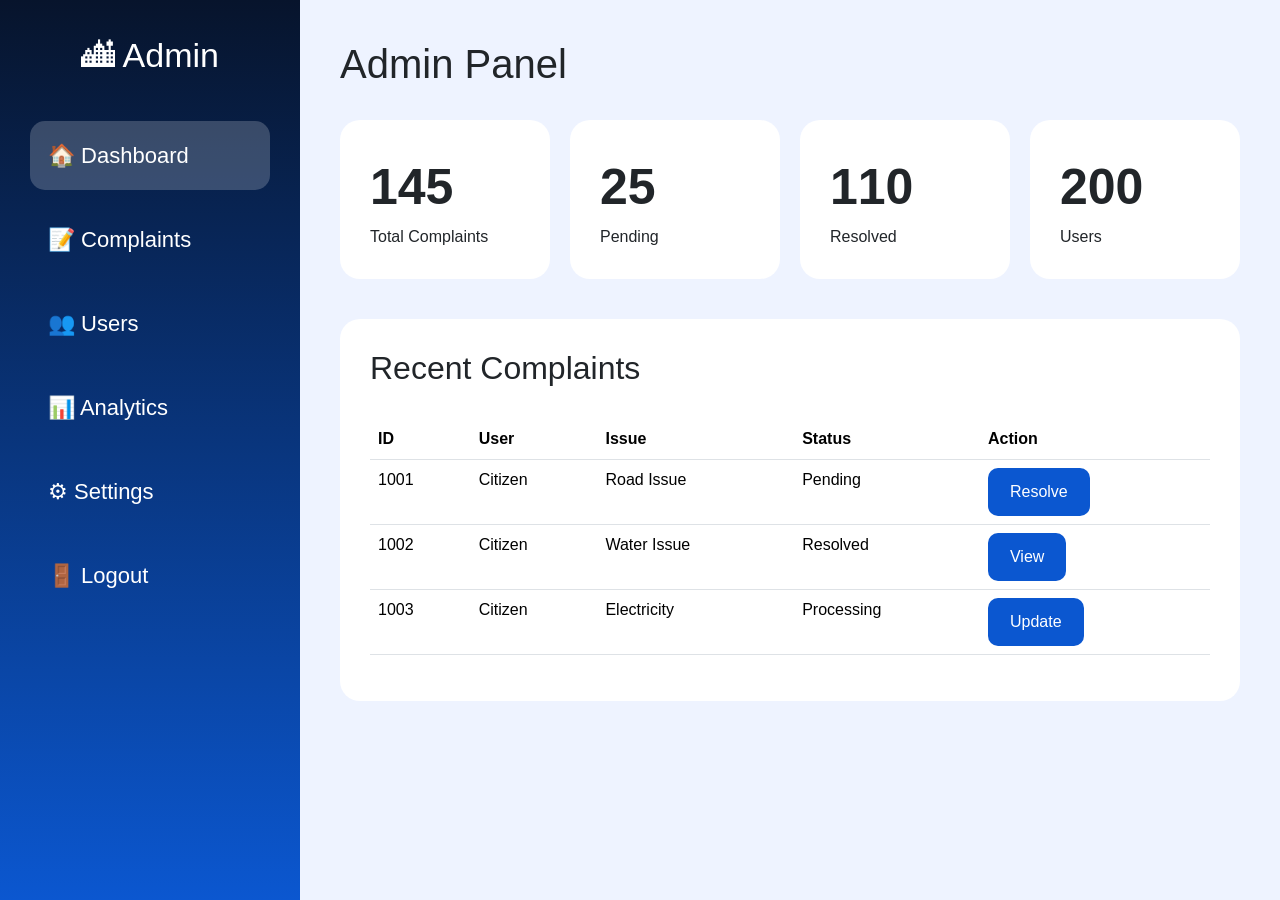
<file: SmartCivicConnect/templates/admin.html>
<!DOCTYPE html>
<html>

<head>

<meta charset="UTF-8">

<meta
name="viewport"
content="width=device-width,initial-scale=1">

<title>

Admin Dashboard

</title>


<link
href="https://cdn.jsdelivr.net/npm/bootstrap@5.3.7/dist/css/bootstrap.min.css"
rel="stylesheet">


<style>

*{
margin:0;
padding:0;
box-sizing:border-box;
font-family:Arial;
}

body{

background:#eef3ff;

}



/* SIDEBAR */

.sidebar{

position:fixed;

left:0;

top:0;

width:300px;

height:100vh;

background:

linear-gradient(
180deg,
#07142c,
#0B57D0
);

padding:30px;

color:white;

}



.logo{

font-size:34px;

text-align:center;

margin-bottom:40px;

}



.menu{

display:flex;

flex-direction:column;

gap:15px;

}



.item{

padding:18px;

border-radius:15px;

font-size:22px;

cursor:pointer;

}



.item:hover{

background:

rgba(
255,
255,
255,
0.12
);

}



.active{

background:

rgba(
255,
255,
255,
0.2
);

}



/* CONTENT */

.content{

margin-left:300px;

padding:40px;

}



.cards{

display:grid;

grid-template-columns:
repeat(
4,
1fr
);

gap:20px;

}



.card1{

background:white;

padding:30px;

border-radius:20px;

}



.number{

font-size:50px;

font-weight:bold;

}



.table-box{

margin-top:40px;

background:white;

padding:30px;

border-radius:20px;

}



.btn1{

padding:12px 22px;

background:#0B57D0;

color:white;

border:none;

border-radius:10px;

}



@media(max-width:900px){

.sidebar{

position:relative;

width:100%;

height:auto;

}

.content{

margin-left:0;

}

.cards{

grid-template-columns:1fr;

}

}

</style>

</head>



<body>



<div class="sidebar">

<div class="logo">

🏙 Admin

</div>



<div class="menu">

<div class="item active">

🏠 Dashboard

</div>


<div class="item">

📝 Complaints

</div>


<div class="item">

👥 Users

</div>


<div class="item">

📊 Analytics

</div>


<div class="item">

⚙ Settings

</div>


<div class="item">

🚪 Logout

</div>


</div>

</div>




<div class="content">


<h1>

Admin Panel

</h1>


<br>



<div class="cards">


<div class="card1">

<div class="number">

145

</div>

Total Complaints

</div>



<div class="card1">

<div class="number">

25

</div>

Pending

</div>



<div class="card1">

<div class="number">

110

</div>

Resolved

</div>



<div class="card1">

<div class="number">

200

</div>

Users

</div>


</div>





<div class="table-box">

<h2>

Recent Complaints

</h2>


<br>


<table
class="table">


<tr>

<th>ID</th>

<th>User</th>

<th>Issue</th>

<th>Status</th>

<th>Action</th>

</tr>



<tr>

<td>1001</td>

<td>Citizen</td>

<td>Road Issue</td>

<td>Pending</td>

<td>

<button class="btn1">

Resolve

</button>

</td>

</tr>



<tr>

<td>1002</td>

<td>Citizen</td>

<td>Water Issue</td>

<td>Resolved</td>

<td>

<button class="btn1">

View

</button>

</td>

</tr>



<tr>

<td>1003</td>

<td>Citizen</td>

<td>Electricity</td>

<td>Processing</td>

<td>

<button class="btn1">

Update

</button>

</td>

</tr>


</table>


</div>



</div>

</body>

</html>
</file>
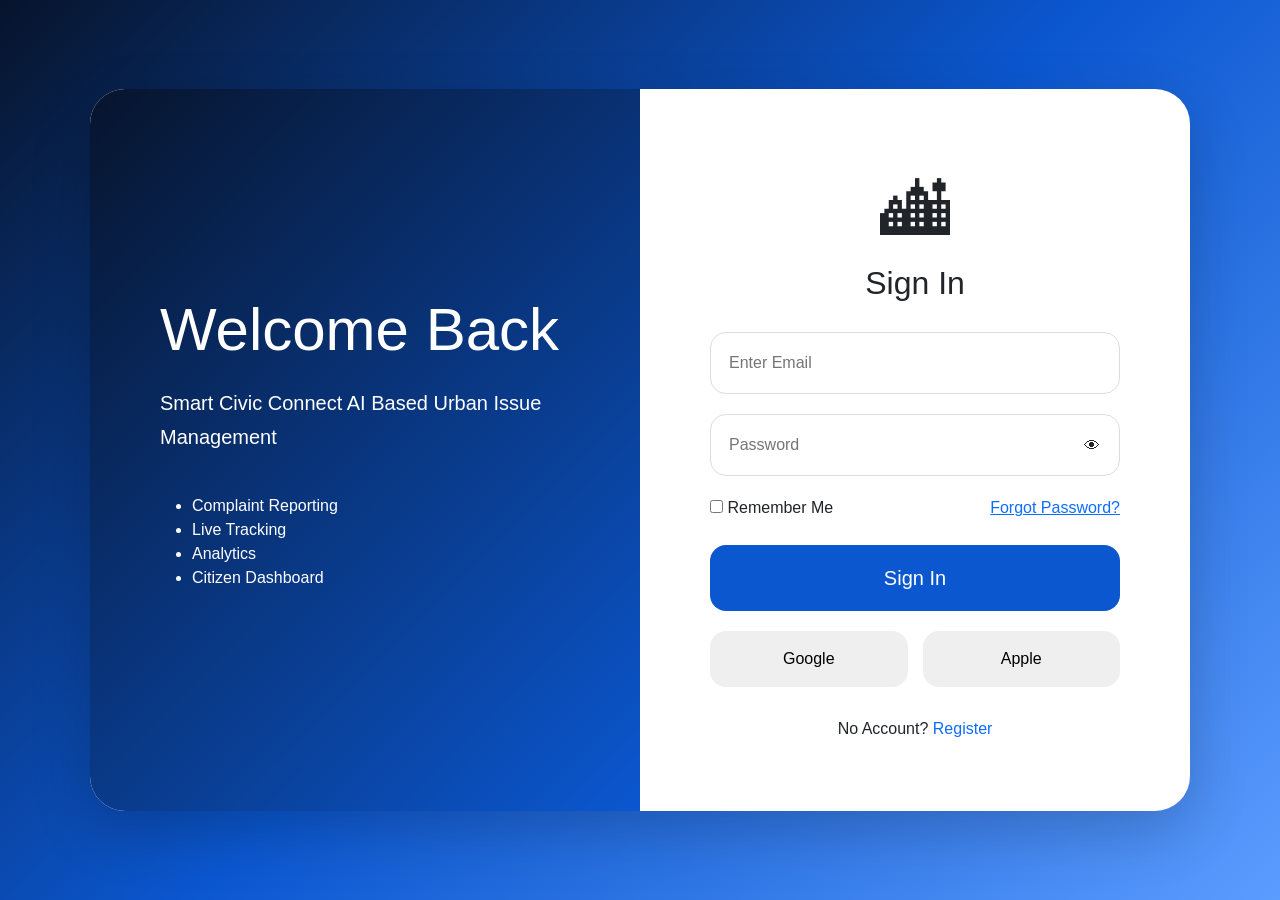
<file: SmartCivicConnect/templates/login.html>
<!DOCTYPE html>
<html lang="en">

<head>

<meta charset="UTF-8">

<meta
name="viewport"
content="width=device-width, initial-scale=1.0">

<title>
Smart Civic Connect | Login
</title>


<link
href="https://cdn.jsdelivr.net/npm/bootstrap@5.3.7/dist/css/bootstrap.min.css"
rel="stylesheet">


<link
href="https://cdnjs.cloudflare.com/ajax/libs/font-awesome/6.5.2/css/all.min.css"
rel="stylesheet">


<style>

*{
margin:0;
padding:0;
box-sizing:border-box;
font-family:Arial;
}

body{

min-height:100vh;

display:flex;

justify-content:center;

align-items:center;

background:

linear-gradient(
135deg,
#07142c,
#0B57D0,
#5B9CFF
);

padding:30px;

}


.container-box{

width:1100px;

background:white;

border-radius:35px;

overflow:hidden;

display:flex;

box-shadow:
0 20px 60px rgba(
0,
0,
0,
0.2
);

}



.left{

flex:1;

padding:70px;

background:

linear-gradient(
135deg,
#07142c,
#0B57D0
);

color:white;

display:flex;

flex-direction:column;

justify-content:center;

}



.left h1{

font-size:60px;

margin-bottom:20px;

}



.left p{

font-size:20px;

line-height:1.7;

}



.right{

flex:1;

padding:70px;

}



.logo{

text-align:center;

font-size:70px;

}



.title{

text-align:center;

margin-bottom:30px;

}



.input-box{

margin-bottom:20px;

position:relative;

}



.input-box input{

width:100%;

padding:18px;

border-radius:16px;

border:1px solid #ddd;

}



.eye{

position:absolute;

right:20px;

top:20px;

cursor:pointer;

}



.row1{

display:flex;

justify-content:space-between;

margin-bottom:25px;

}



.btn-login{

width:100%;

padding:18px;

border:none;

border-radius:16px;

background:#0B57D0;

color:white;

font-size:20px;

}



.social{

display:grid;

grid-template-columns:1fr 1fr;

gap:15px;

margin-top:20px;

}



.social button{

padding:16px;

border:none;

border-radius:16px;

}



.footer{

margin-top:30px;

text-align:center;

}



.footer a{

text-decoration:none;

}



@media(max-width:900px){

.container-box{

flex-direction:column;

}

.left{

padding:40px;

}

.right{

padding:40px;

}

.left h1{

font-size:40px;

}

}

</style>

</head>


<body>


<div class="container-box">


<div class="left">

<h1>

Welcome Back

</h1>

<p>

Smart Civic Connect

AI Based Urban Issue Management

</p>

<br>

<ul>

<li>Complaint Reporting</li>

<li>Live Tracking</li>

<li>Analytics</li>

<li>Citizen Dashboard</li>

</ul>

</div>





<div class="right">


<div class="logo">

🏙

</div>


<h2 class="title">

Sign In

</h2>



<form>


<div class="input-box">

<input
type="email"

placeholder="Enter Email"

required>

</div>




<div class="input-box">

<input
id="pass"

type="password"

placeholder="Password"

required>


<span
class="eye"

onclick="togglePass()">

👁

</span>

</div>




<div class="row1">

<label>

<input
type="checkbox">

Remember Me

</label>


<a href="#">

Forgot Password?

</a>


</div>




<button
class="btn-login">

Sign In

</button>




<div class="social">


<button>

Google

</button>


<button>

Apple

</button>


</div>




<div class="footer">

No Account?

<a
href="/register">

Register

</a>

</div>


</form>


</div>


</div>



<script>

function togglePass(){

let x=

document
.getElementById(
"pass"
)

if(

x.type==="password"

)

x.type="text"

else

x.type="password"

}

</script>

</body>

</html>
</file>
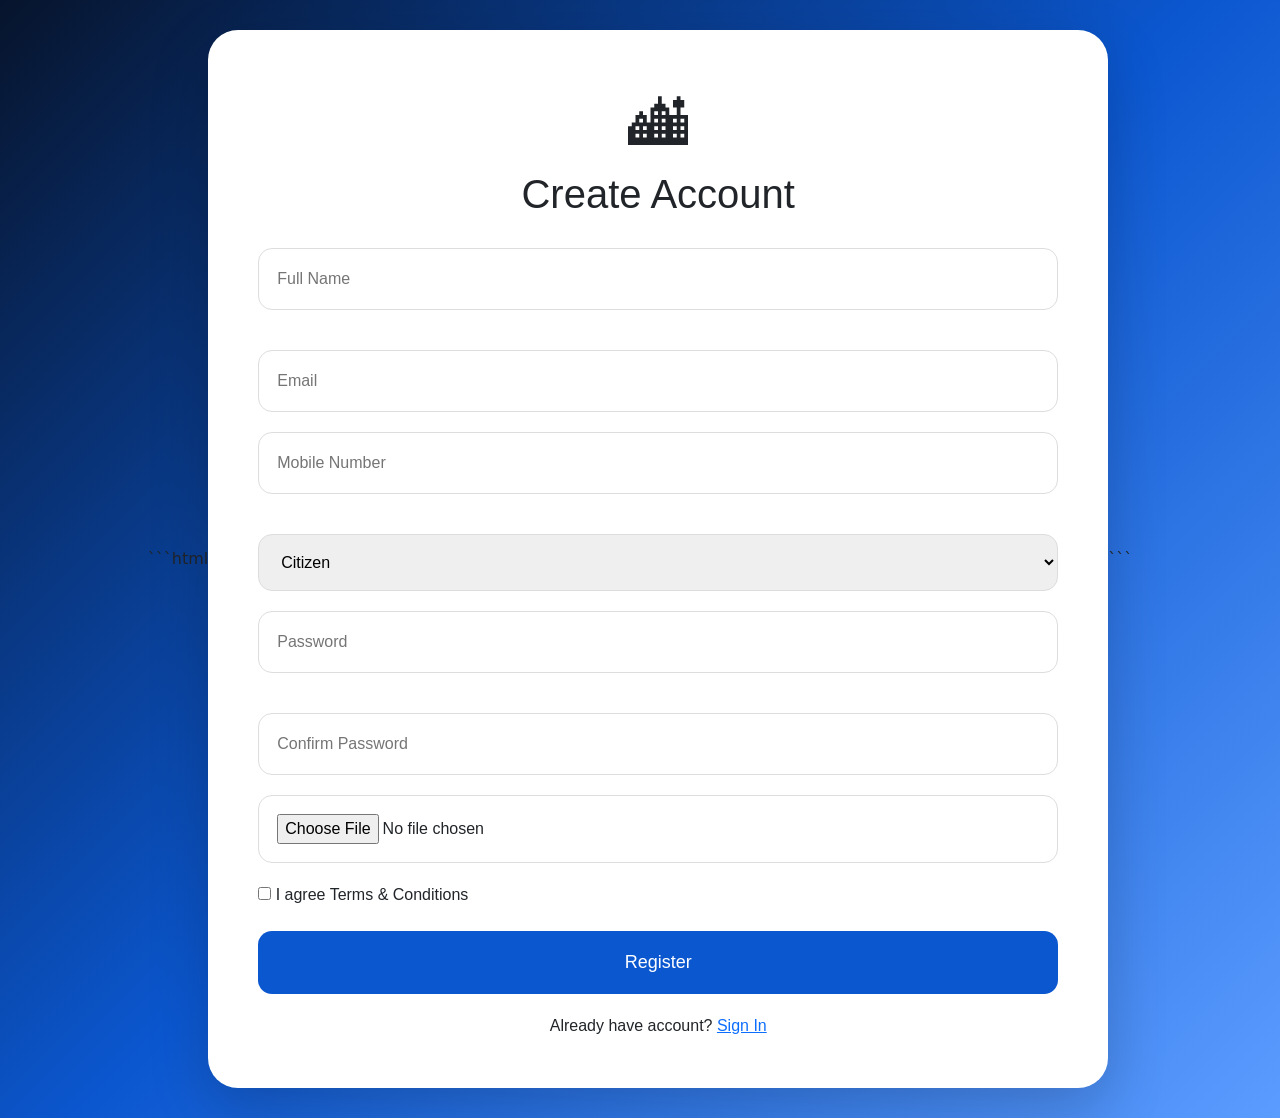
<file: SmartCivicConnect/templates/register.html>
```html
<!DOCTYPE html>
<html lang="en">

<head>

<meta charset="UTF-8">

<meta
name="viewport"
content="width=device-width, initial-scale=1.0">

<title>
Smart Civic Connect | Register
</title>

<link
href="https://cdn.jsdelivr.net/npm/bootstrap@5.3.7/dist/css/bootstrap.min.css"
rel="stylesheet">

<style>

*{
margin:0;
padding:0;
box-sizing:border-box;
font-family:Arial;
}

body{

min-height:100vh;

display:flex;

justify-content:center;

align-items:center;

background:

linear-gradient(
135deg,
#07142c,
#0B57D0,
#5B9CFF
);

padding:30px;

}



.register-box{

width:900px;

background:white;

padding:50px;

border-radius:30px;

box-shadow:
0 20px 60px rgba(
0,
0,
0,
0.2
);

}



.logo{

text-align:center;

font-size:60px;

}



.title{

text-align:center;

margin-bottom:30px;

}



.row{

display:flex;

gap:20px;

}



.input-box{

margin-bottom:20px;

}



.input-box input,
.input-box select{

width:100%;

padding:18px;

border-radius:14px;

border:1px solid #ddd;

}



.register-btn{

width:100%;

padding:18px;

background:#0B57D0;

color:white;

border:none;

border-radius:14px;

font-size:18px;

}



.bottom{

text-align:center;

margin-top:20px;

}



@media(max-width:768px){

.register-box{

width:100%;

padding:30px;

}

.row{

flex-direction:column;

}

}

</style>

</head>


<body>


<div class="register-box">


<div class="logo">

🏙

</div>


<h1 class="title">

Create Account

</h1>



<form>


<div class="row">


<div class="input-box">

<input
type="text"
placeholder="Full Name"
required>

</div>



<div class="input-box">

<input
type="email"
placeholder="Email"
required>

</div>


</div>




<div class="row">


<div class="input-box">

<input
type="number"
placeholder="Mobile Number">

</div>



<div class="input-box">

<select>

<option>

Citizen

</option>

<option>

Department

</option>

<option>

Admin

</option>

</select>

</div>


</div>




<div class="row">


<div class="input-box">

<input
type="password"
placeholder="Password">

</div>



<div class="input-box">

<input
type="password"
placeholder="Confirm Password">

</div>


</div>




<div class="input-box">

<input
type="file">

</div>




<label>

<input type="checkbox">

I agree Terms & Conditions

</label>


<br>
<br>



<button
class="register-btn">

Register

</button>




<div class="bottom">

Already have account?

<a href="/login">

Sign In

</a>

</div>


</form>


</div>


</body>

</html>
```
</file>
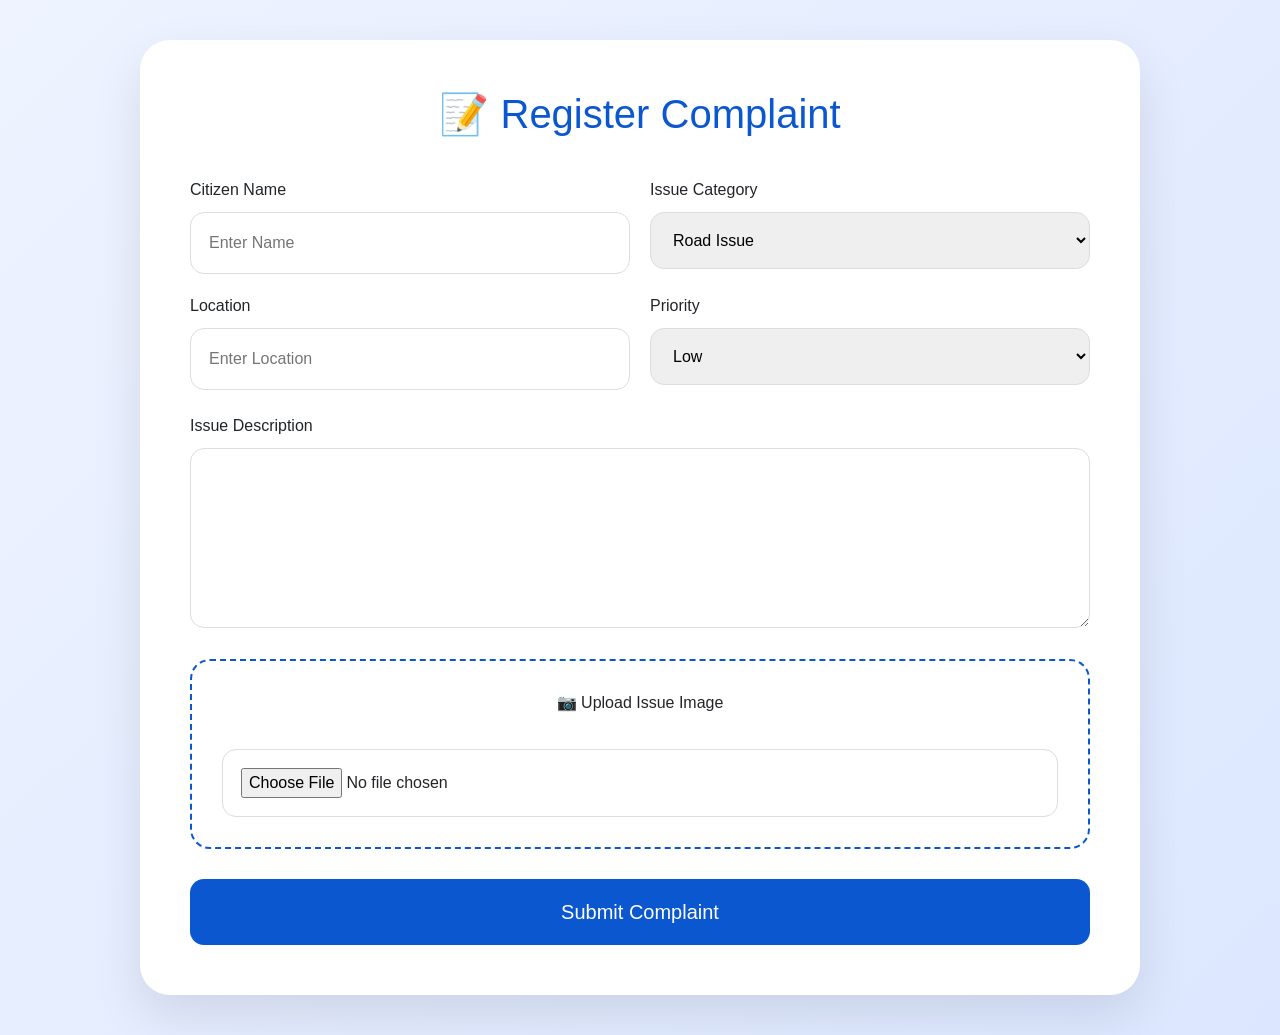
<file: SmartCivicConnect/templates/report_issue.html>
<!DOCTYPE html>
<html lang="en">

<head>

<meta charset="UTF-8">

<meta
name="viewport"
content="width=device-width, initial-scale=1.0">

<title>

Report Issue

</title>


<link
href="https://cdn.jsdelivr.net/npm/bootstrap@5.3.7/dist/css/bootstrap.min.css"
rel="stylesheet">


<style>

*{
margin:0;
padding:0;
box-sizing:border-box;
font-family:Arial;
}

body{

background:

linear-gradient(
135deg,
#eef3ff,
#dce7ff
);

padding:40px;

}



.container1{

max-width:1000px;

margin:auto;

background:white;

padding:50px;

border-radius:30px;

box-shadow:
0 20px 50px rgba(
0,
0,
0,
0.1
);

}



h1{

text-align:center;

margin-bottom:40px;

color:#0B57D0;

}



.grid{

display:grid;

grid-template-columns:
1fr 1fr;

gap:20px;

}



input,
select,
textarea{

width:100%;

padding:18px;

border-radius:14px;

border:1px solid #ddd;

margin-top:10px;

}



textarea{

height:180px;

}



.upload{

padding:30px;

border:2px dashed #0B57D0;

text-align:center;

border-radius:20px;

}



.btn1{

width:100%;

padding:18px;

margin-top:30px;

border:none;

border-radius:14px;

background:#0B57D0;

color:white;

font-size:20px;

}



@media(max-width:900px){

.grid{

grid-template-columns:1fr;

}

.container1{

padding:30px;

}

}

</style>

</head>



<body>


<div class="container1">

<h1>

📝 Register Complaint

</h1>



<form method="POST">

<div class="grid">


<div>

<label>

Citizen Name

</label>

<input
name="name"
placeholder="Enter Name">

</div>




<div>

<label>

Issue Category

</label>

<select
name="category">

<option>

Road Issue

</option>

<option>

Electricity Issue

</option>

<option>

Water Issue

</option>

<option>

Garbage Issue

</option>

<option>

Street Light

</option>

</select>

</div>



<div>

<label>

Location

</label>

<input
name="location"
placeholder="Enter Location">

</div>




<div>

<label>

Priority

</label>

<select
name="priority">

<option>

Low

</option>

<option>

Medium

</option>

<option>

High

</option>

<option>

Emergency

</option>

</select>

</div>


</div>




<br>


<label>

Issue Description

</label>

<textarea
name="description">

</textarea>




<br>
<br>



<div class="upload">

📷 Upload Issue Image

<br><br>

<input
type="file">

</div>




<button
class="btn1">

Submit Complaint

</button>


</form>


</div>

</body>

</html>
</file>
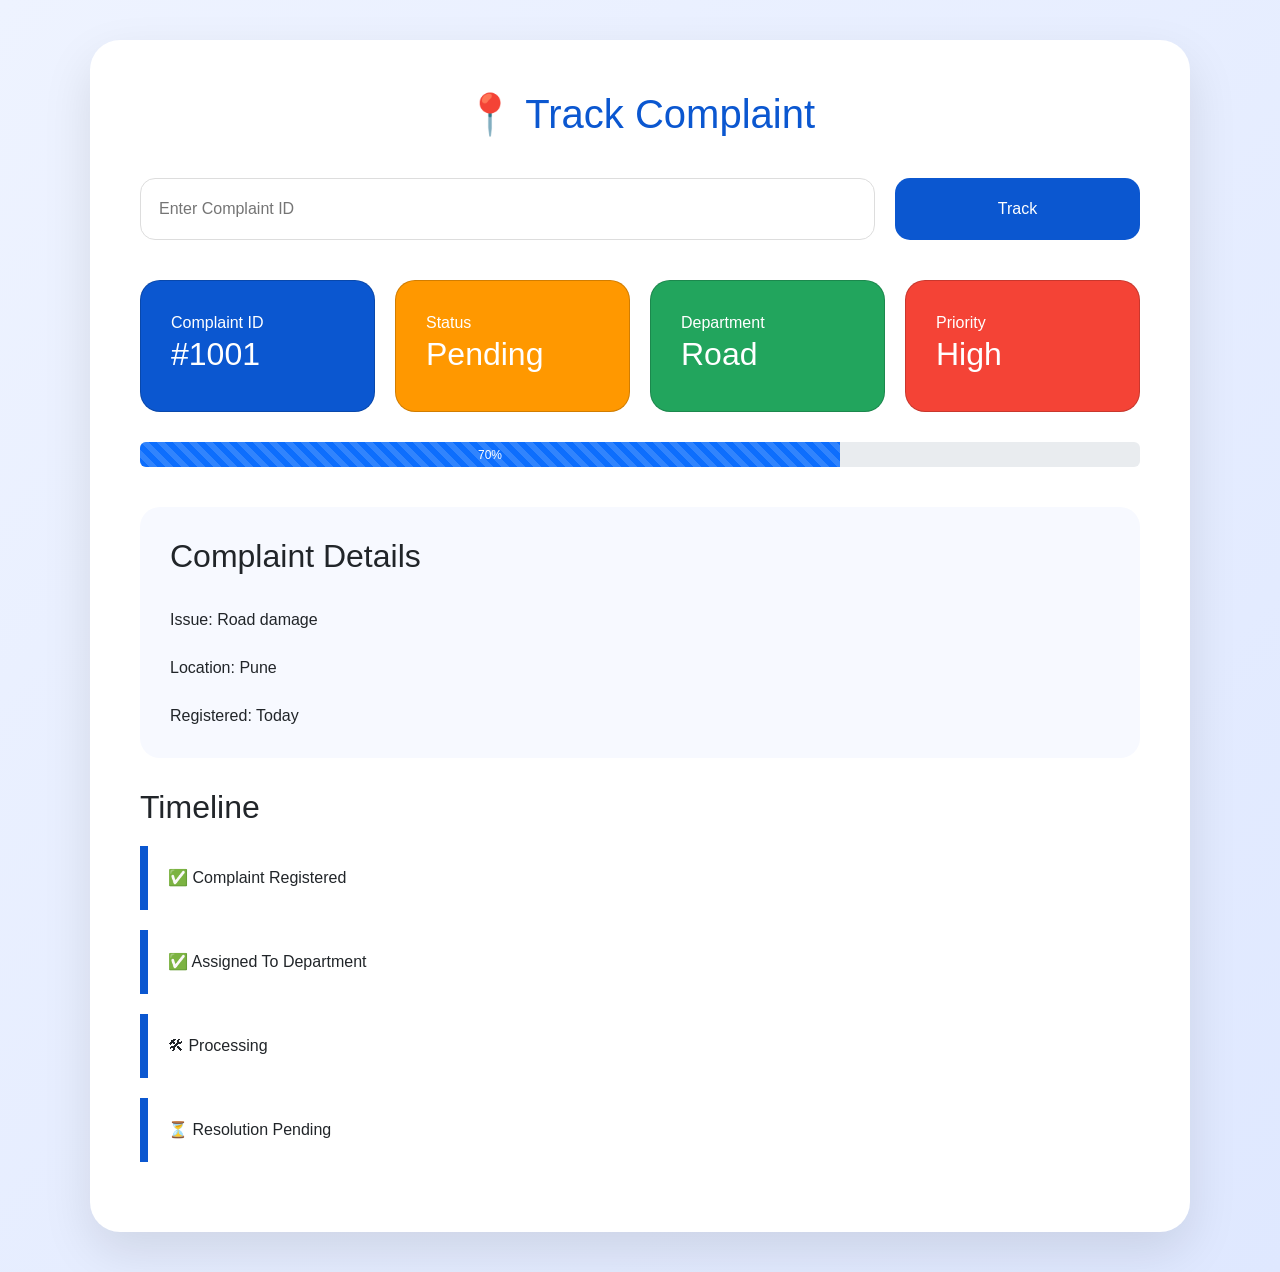
<file: SmartCivicConnect/templates/track_issue.html>
<!DOCTYPE html>
<html>

<head>

<meta charset="UTF-8">

<meta
name="viewport"
content="width=device-width,initial-scale=1">

<title>
Track Complaint
</title>

<link
href="https://cdn.jsdelivr.net/npm/bootstrap@5.3.7/dist/css/bootstrap.min.css"
rel="stylesheet">

<style>

*{
margin:0;
padding:0;
box-sizing:border-box;
font-family:Arial;
}

body{

background:

linear-gradient(
135deg,
#eef3ff,
#dfe8ff
);

padding:40px;

}



.box{

max-width:1100px;

margin:auto;

background:white;

padding:50px;

border-radius:30px;

box-shadow:
0 20px 50px rgba(
0,
0,
0,
0.1
);

}



.title{

text-align:center;

margin-bottom:40px;

color:#0B57D0;

}



.search{

display:grid;

grid-template-columns:
3fr 1fr;

gap:20px;

}



input{

padding:18px;

border-radius:15px;

border:1px solid #ddd;

}



button{

padding:18px;

border:none;

border-radius:15px;

background:#0B57D0;

color:white;

}



.status{

margin-top:40px;

display:grid;

grid-template-columns:
repeat(
4,
1fr
);

gap:20px;

}



.card{

padding:30px;

border-radius:20px;

color:white;

}



.blue{

background:#0B57D0;

}

.orange{

background:#ff9800;

}

.green{

background:#22a55d;

}

.red{

background:#f44336;

}



.progress{

height:25px;

margin-top:30px;

}



.details{

margin-top:40px;

background:#f7f9ff;

padding:30px;

border-radius:20px;

}



.timeline{

margin-top:30px;

}



.step{

padding:20px;

margin:20px 0;

background:white;

border-left:8px solid #0B57D0;

}



@media(max-width:900px){

.search{

grid-template-columns:1fr;

}

.status{

grid-template-columns:1fr;

}

}

</style>

</head>


<body>


<div class="box">

<h1 class="title">

📍 Track Complaint

</h1>



<div class="search">

<input
placeholder="Enter Complaint ID">

<button>

Track

</button>

</div>




<div class="status">


<div class="card blue">

Complaint ID

<h2>

#1001

</h2>

</div>



<div class="card orange">

Status

<h2>

Pending

</h2>

</div>



<div class="card green">

Department

<h2>

Road

</h2>

</div>



<div class="card red">

Priority

<h2>

High

</h2>

</div>


</div>





<div class="progress">

<div
class="progress-bar progress-bar-striped progress-bar-animated"

style="width:70%">

70%

</div>

</div>





<div class="details">

<h2>

Complaint Details

</h2>

<br>

Issue:
Road damage

<br><br>

Location:
Pune

<br><br>

Registered:
Today

</div>





<div class="timeline">

<h2>

Timeline

</h2>



<div class="step">

✅ Complaint Registered

</div>



<div class="step">

✅ Assigned To Department

</div>



<div class="step">

🛠 Processing

</div>



<div class="step">

⏳ Resolution Pending

</div>


</div>


</div>

</body>

</html>
</file>
